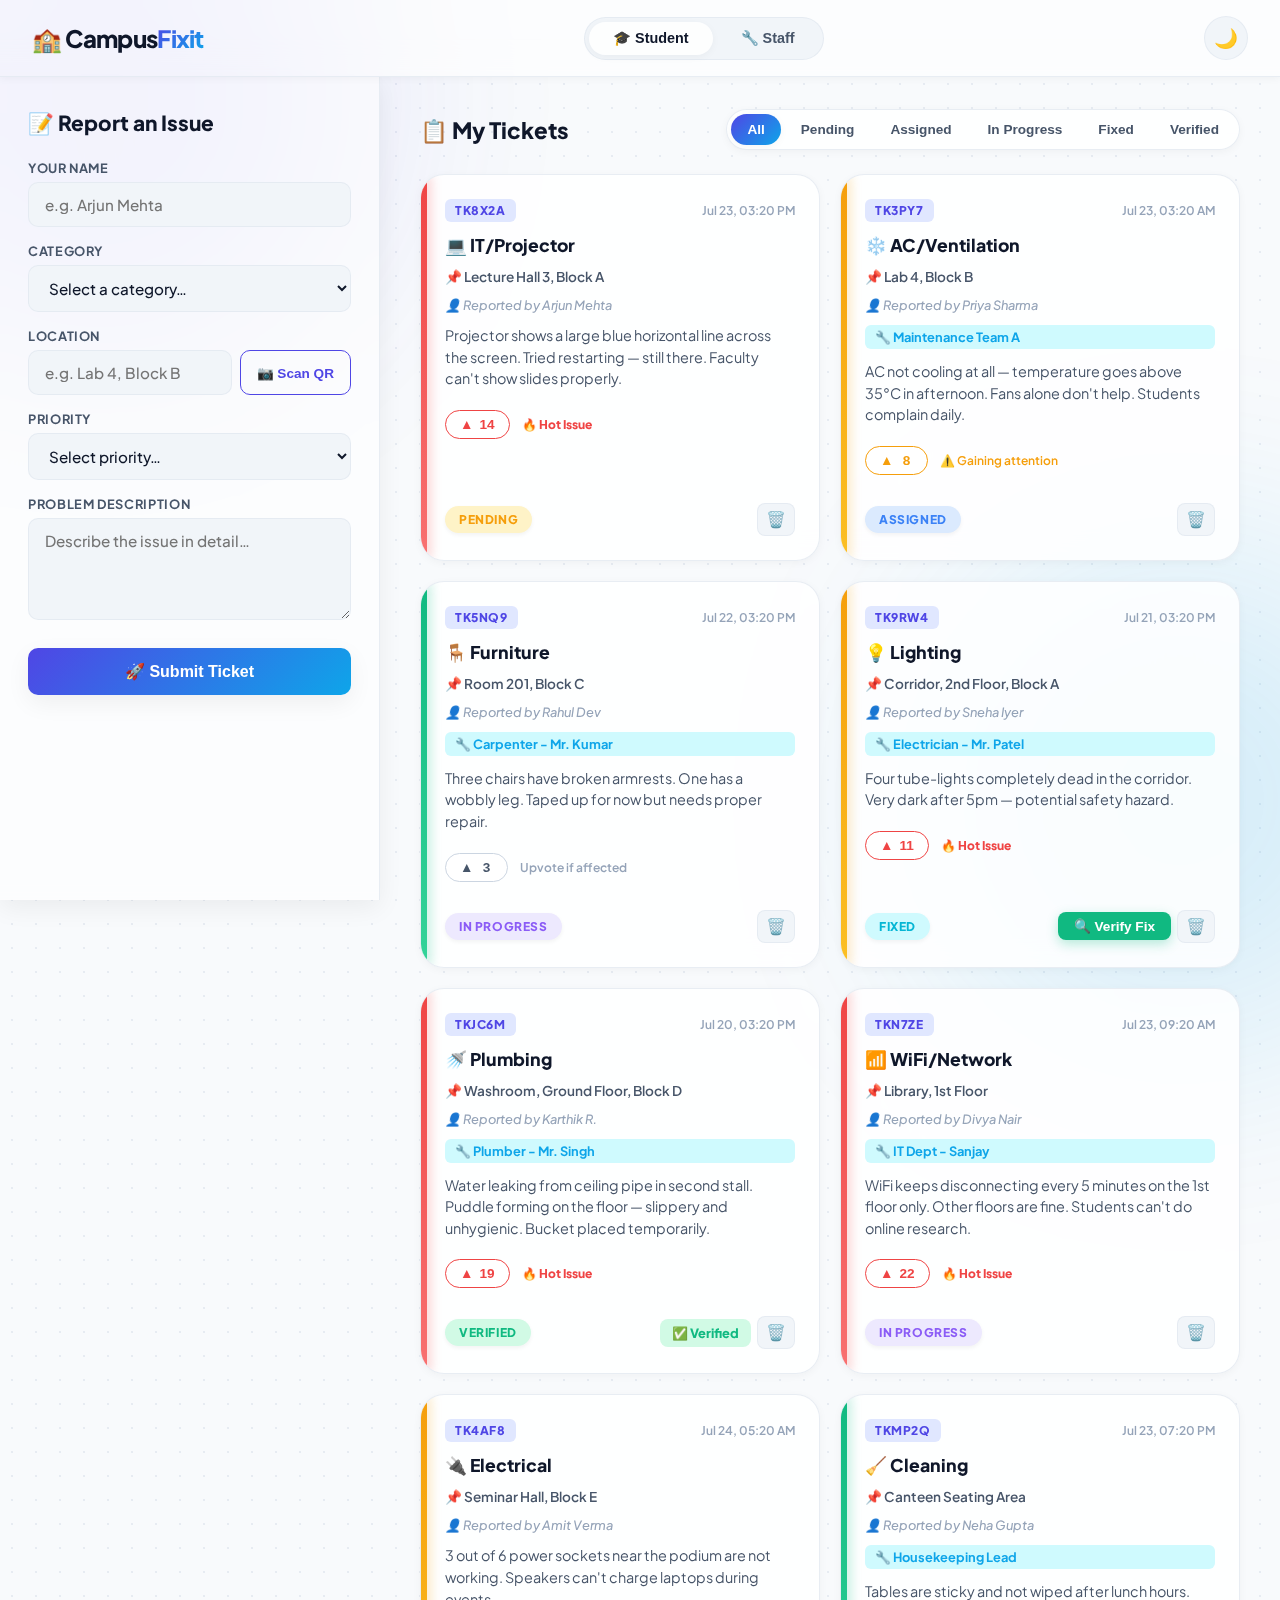
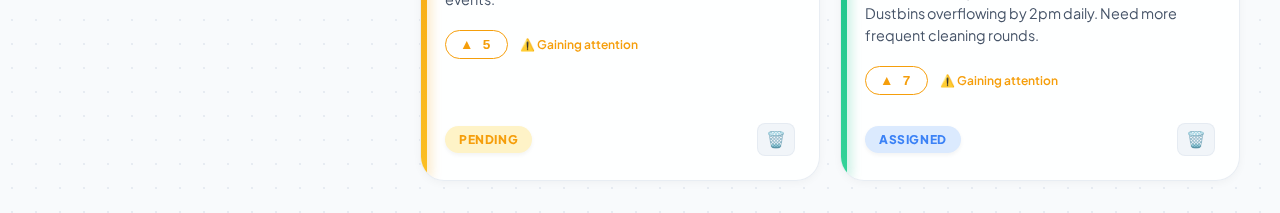
<file: UI_reference.html>
<!DOCTYPE html>
<html lang="en">
<head>
  <meta charset="UTF-8" />
  <meta name="viewport" content="width=device-width, initial-scale=1.0" />
  <title>CampusFixit — Maintenance Ticket System</title>
  <style>
    /* ============================================================
       CampusFixit — Modern IT / B.Tech Theme Overhaul
       ============================================================ */
    @import url('https://fonts.googleapis.com/css2?family=Plus+Jakarta+Sans:wght@400;500;600;700;800&display=swap');

    /* ---------- CSS Variables / Theming ---------- */
    :root {
      --bg-body: #f8fafc;
      --bg-card: rgba(255, 255, 255, 0.85);
      --bg-sidebar: rgba(255, 255, 255, 0.6);
      --bg-input: #f1f5f9;
      --border: rgba(226, 232, 240, 0.8);
      --border-strong: #cbd5e1;
      
      --text-primary: #0f172a;
      --text-secondary: #475569;
      --text-muted: #94a3b8;
      
      /* Gradients & Accents */
      --accent-primary: #4f46e5;
      --accent-secondary: #0ea5e9;
      --accent-grad: linear-gradient(135deg, var(--accent-primary), var(--accent-secondary));
      --accent-hover: linear-gradient(135deg, #4338ca, #0284c7);
      --accent-light: #e0e7ff;
      
      /* Shadows & Curves */
      --shadow-sm: 0 2px 8px rgba(0,0,0,.04);
      --shadow-md: 0 8px 24px rgba(0,0,0,.06);
      --shadow-lg: 0 20px 40px rgba(0,0,0,.1);
      --shadow-glow: 0 0 20px rgba(79, 70, 229, 0.2);
      --radius-lg: 24px;
      --radius: 16px;
      --radius-sm: 10px;
      
      /* Status Colors */
      --priority-high: #ef4444;
      --priority-medium: #f59e0b;
      --priority-low: #10b981;
      --status-pending: #f59e0b;
      --status-pending-bg: #fef3c7;
      --status-assigned: #3b82f6;
      --status-assigned-bg: #dbeafe;
      --status-inprogress: #8b5cf6;
      --status-inprogress-bg: #ede9fe;
      --status-fixed: #06b6d4;
      --status-fixed-bg: #cffafe;
      --status-verified: #10b981;
      --status-verified-bg: #d1fae5;
      --status-reopened: #ef4444;
      --status-reopened-bg: #fee2e2;
      
      --toast-bg: rgba(15, 23, 42, 0.95);
      --toast-text: #f8fafc;
      --transition: .3s cubic-bezier(0.4, 0, 0.2, 1);
    }

    body.dark {
      --bg-body: #09090b;
      --bg-card: rgba(24, 24, 27, 0.7);
      --bg-sidebar: rgba(24, 24, 27, 0.5);
      --bg-input: rgba(39, 39, 42, 0.6);
      --border: rgba(63, 63, 70, 0.5);
      --border-strong: #52525b;
      
      --text-primary: #f8fafc;
      --text-secondary: #a1a1aa;
      --text-muted: #71717a;
      
      --accent-primary: #6366f1;
      --accent-secondary: #22d3ee;
      --accent-light: rgba(99, 102, 241, 0.15);
      
      --shadow-sm: 0 4px 12px rgba(0,0,0,.3);
      --shadow-md: 0 10px 30px rgba(0,0,0,.5);
      --shadow-glow: 0 0 25px rgba(99, 102, 241, 0.2);
      
      --toast-bg: rgba(248, 250, 252, 0.95);
      --toast-text: #0f172a;
      
      --status-pending-bg: rgba(245, 158, 11, 0.15);
      --status-assigned-bg: rgba(59, 130, 246, 0.15);
      --status-inprogress-bg: rgba(139, 92, 246, 0.15);
      --status-fixed-bg: rgba(6, 182, 212, 0.15);
      --status-verified-bg: rgba(16, 185, 129, 0.15);
      --status-reopened-bg: rgba(239, 68, 68, 0.15);
    }

    /* ---------- Custom Scrollbar ---------- */
    ::-webkit-scrollbar { width: 8px; height: 8px; }
    ::-webkit-scrollbar-track { background: transparent; }
    ::-webkit-scrollbar-thumb { background: var(--border-strong); border-radius: 10px; }
    ::-webkit-scrollbar-thumb:hover { background: var(--text-muted); }

    /* ---------- Reset & Base ---------- */
    *, *::before, *::after { box-sizing: border-box; margin: 0; padding: 0; }

    body {
      font-family: 'Plus Jakarta Sans', system-ui, -apple-system, sans-serif;
      background-color: var(--bg-body);
      /* Tech Grid Pattern */
      background-image: radial-gradient(var(--border) 1px, transparent 1px);
      background-size: 24px 24px;
      color: var(--text-primary);
      min-height: 100vh;
      transition: background-color var(--transition), color var(--transition);
      position: relative;
      overflow-x: hidden;
    }

    /* Glowing Ambient Orbs */
    body::before, body::after {
      content: ''; position: fixed;
      width: 500px; height: 500px;
      border-radius: 50%; filter: blur(120px);
      opacity: 0.15; z-index: -1; pointer-events: none;
      transition: background var(--transition);
    }
    body::before { top: -150px; left: -150px; background: var(--accent-primary); }
    body::after { bottom: -150px; right: -150px; background: var(--accent-secondary); }

    .hidden { display: none !important; }

    /* ---------- Header ---------- */
    .header {
      display: flex; align-items: center; justify-content: space-between;
      padding: 16px 32px;
      background: var(--bg-sidebar);
      backdrop-filter: blur(16px); -webkit-backdrop-filter: blur(16px);
      border-bottom: 1px solid var(--border);
      position: sticky; top: 0; z-index: 100;
      box-shadow: var(--shadow-sm);
      transition: var(--transition);
    }

    .logo { font-size: 1.5rem; font-weight: 800; letter-spacing: -0.03em; }
    .logo .accent {
      background: var(--accent-grad);
      -webkit-background-clip: text;
      -webkit-text-fill-color: transparent;
    }

    .role-switcher {
      display: flex; gap: 4px; background: var(--bg-input);
      padding: 4px; border-radius: 99px; border: 1px solid var(--border);
    }
    .role-btn {
      padding: 8px 24px; font-size: 0.9rem; font-weight: 700;
      border: none; border-radius: 99px; cursor: pointer; background: transparent;
      color: var(--text-secondary); transition: var(--transition);
    }
    .role-btn:hover { color: var(--text-primary); }
    .role-btn.active {
      background: var(--bg-card); color: var(--text-primary);
      box-shadow: var(--shadow-sm);
    }
    .dark .role-btn.active { background: var(--text-primary); color: var(--bg-body); }

    .dark-toggle {
      background: var(--bg-input); border: 1px solid var(--border);
      border-radius: 50%; width: 44px; height: 44px;
      font-size: 1.2rem; cursor: pointer;
      display: flex; align-items: center; justify-content: center;
      transition: var(--transition);
    }
    .dark-toggle:hover {
      transform: rotate(15deg) scale(1.05);
      border-color: var(--accent-primary);
      box-shadow: var(--shadow-glow);
    }

    /* ---------- Main Layout ---------- */
    .main-layout { display: flex; gap: 0; min-height: calc(100vh - 77px); }

    /* Sidebar Form */
    .sidebar {
      width: 380px; min-width: 350px;
      background: var(--bg-sidebar); backdrop-filter: blur(12px);
      border-right: 1px solid var(--border); padding: 32px 28px;
      position: sticky; top: 77px; height: calc(100vh - 77px);
      overflow-y: auto; box-shadow: var(--shadow-md);
    }

    .form-title {
      font-size: 1.3rem; font-weight: 800; margin-bottom: 24px; color: var(--text-primary);
    }

    .ticket-form label {
      display: block; font-size: 0.8rem; font-weight: 700;
      color: var(--text-secondary); margin: 16px 0 6px;
      text-transform: uppercase; letter-spacing: 0.05em;
    }

    .ticket-form select, .ticket-form input[type="text"], .ticket-form textarea {
      width: 100%; padding: 12px 16px; font-size: 0.95rem;
      border: 1px solid var(--border); border-radius: var(--radius-sm);
      background: var(--bg-input); color: var(--text-primary);
      outline: none; font-family: inherit; font-weight: 500;
      transition: var(--transition);
    }
    .ticket-form select:focus, .ticket-form input[type="text"]:focus, .ticket-form textarea:focus {
      border-color: var(--accent-primary); background: var(--bg-card);
      box-shadow: 0 0 0 4px rgba(79,70,229,0.1);
    }
    .ticket-form textarea { resize: vertical; min-height: 90px; }

    .location-wrap { display: flex; gap: 8px; }
    .location-wrap input { flex: 1; }

    .scan-qr-btn {
      white-space: nowrap; padding: 0 16px; font-size: 0.85rem; font-weight: 700;
      border: 1px solid var(--accent-primary); border-radius: var(--radius-sm);
      background: transparent; color: var(--accent-primary); cursor: pointer;
      transition: var(--transition);
    }
    .scan-qr-btn:hover { background: var(--accent-primary); color: #fff; box-shadow: var(--shadow-glow); }
    .scan-qr-btn.scanning { opacity: 0.7; pointer-events: none; }
    
    .qr-spinner {
      display: inline-block; width: 14px; height: 14px;
      border: 2px solid var(--text-muted); border-top-color: var(--accent-primary);
      border-radius: 50%; animation: spin .6s linear infinite;
      vertical-align: middle; margin-right: 4px;
    }
    @keyframes spin { to { transform: rotate(360deg); } }

    .btn-submit {
      margin-top: 24px; width: 100%; padding: 14px; font-size: 1rem; font-weight: 800;
      border: none; border-radius: var(--radius-sm);
      background: var(--accent-grad); color: #fff; cursor: pointer;
      box-shadow: var(--shadow-md); transition: var(--transition);
    }
    .btn-submit:hover { background: var(--accent-hover); transform: translateY(-2px); box-shadow: var(--shadow-glow); }

    /* Dashboard */
    .dashboard { flex: 1; padding: 32px 40px; overflow-y: auto; }
    .dash-header { display: flex; align-items: center; justify-content: space-between; margin-bottom: 24px; flex-wrap: wrap; gap: 16px; }
    .dash-title { font-size: 1.4rem; font-weight: 800; }

    .filter-group {
      display: flex; gap: 4px; background: var(--bg-card); padding: 4px;
      border-radius: 99px; border: 1px solid var(--border);
      box-shadow: var(--shadow-sm); flex-wrap: wrap; backdrop-filter: blur(10px);
    }
    .filter-btn {
      padding: 8px 16px; font-size: 0.85rem; font-weight: 700;
      border: none; border-radius: 99px; cursor: pointer;
      background: transparent; color: var(--text-secondary);
      transition: var(--transition); white-space: nowrap;
    }
    .filter-btn:hover { background: var(--accent-light); color: var(--text-primary); }
    .filter-btn.active { background: var(--accent-grad); color: #fff; box-shadow: var(--shadow-sm); }

    /* Tickets Grid */
    .tickets-grid { display: grid; grid-template-columns: repeat(auto-fill, minmax(340px, 1fr)); gap: 20px; }
    .empty-state { grid-column: 1 / -1; text-align: center; padding: 60px 20px; color: var(--text-muted); font-size: 1.1rem; font-weight: 600; }

    /* Modern Ticket Card */
    .ticket-card {
      background: var(--bg-card); border-radius: var(--radius-lg);
      border: 1px solid var(--border); box-shadow: var(--shadow-sm);
      padding: 24px; display: flex; flex-direction: column; gap: 12px;
      position: relative; overflow: hidden;
      backdrop-filter: blur(12px); -webkit-backdrop-filter: blur(12px);
      transition: var(--transition); animation: cardIn 0.4s cubic-bezier(0.175, 0.885, 0.32, 1.275);
    }
    @keyframes cardIn { from { opacity: 0; transform: translateY(20px) scale(0.95); } to { opacity: 1; transform: translateY(0) scale(1); } }
    .ticket-card:hover { box-shadow: var(--shadow-md); transform: translateY(-4px); border-color: var(--border-strong); }

    /* Glowing Left Priority Border */
    .ticket-card::before { content: ''; position: absolute; left: 0; top: 0; bottom: 0; width: 6px; border-radius: var(--radius-lg) 0 0 var(--radius-lg); }
    .ticket-card.priority-High::before   { background: linear-gradient(to bottom, #ef4444, #f87171); box-shadow: 2px 0 12px rgba(239,68,68,0.4); }
    .ticket-card.priority-Medium::before { background: linear-gradient(to bottom, #f59e0b, #fbbf24); box-shadow: 2px 0 12px rgba(245,158,11,0.4); }
    .ticket-card.priority-Low::before    { background: linear-gradient(to bottom, #10b981, #34d399); box-shadow: 2px 0 12px rgba(16,185,129,0.4); }

    .card-top { display: flex; align-items: center; justify-content: space-between; }
    .ticket-id {
      font-size: 0.75rem; font-weight: 800; color: var(--accent-primary);
      background: var(--accent-light); padding: 4px 10px; border-radius: 6px; letter-spacing: 0.05em;
    }
    .ticket-time { font-size: 0.75rem; font-weight: 600; color: var(--text-muted); }

    .card-category { font-size: 1.1rem; font-weight: 800; color: var(--text-primary); }
    .card-location { font-size: 0.85rem; font-weight: 600; color: var(--text-secondary); display: flex; align-items: center; gap: 4px; }
    .card-reporter { font-size: 0.8rem; color: var(--text-muted); font-weight: 500; font-style: italic; }
    .card-desc { font-size: 0.9rem; color: var(--text-secondary); line-height: 1.5; word-break: break-word; }

    .card-assigned {
      font-size: 0.8rem; color: var(--accent-secondary); font-weight: 700;
      display: inline-block; background: var(--status-fixed-bg); padding: 4px 10px; border-radius: 6px;
    }

    .card-bottom { display: flex; align-items: center; justify-content: space-between; margin-top: auto; padding-top: 8px; flex-wrap: wrap; gap: 8px; }

    /* Status Badges */
    .status-badge {
      display: inline-block; padding: 6px 14px; font-size: 0.75rem;
      font-weight: 800; border-radius: 99px; text-transform: uppercase; letter-spacing: 0.05em;
      box-shadow: 0 2px 4px rgba(0,0,0,0.05);
    }
    .status-Pending     { background: var(--status-pending-bg);    color: var(--status-pending); }
    .status-Assigned    { background: var(--status-assigned-bg);   color: var(--status-assigned); }
    .status-In\.Progress, .status-In-Progress { background: var(--status-inprogress-bg); color: var(--status-inprogress); }
    .status-Fixed       { background: var(--status-fixed-bg);      color: var(--status-fixed); }
    .status-Verified    { background: var(--status-verified-bg);   color: var(--status-verified); }
    .status-Reopened    { background: var(--status-reopened-bg);   color: var(--status-reopened); }

    .btn-verify {
      padding: 6px 16px; font-size: 0.85rem; font-weight: 800;
      border: none; border-radius: 8px; background: var(--status-verified); color: #fff;
      cursor: pointer; transition: var(--transition); box-shadow: 0 4px 12px rgba(16, 185, 129, 0.3);
    }
    .btn-verify:hover { transform: translateY(-2px); box-shadow: 0 6px 16px rgba(16, 185, 129, 0.4); }

    .delete-btn {
      background: var(--bg-input); border: 1px solid var(--border); cursor: pointer; font-size: 1rem;
      color: var(--text-muted); padding: 6px 8px; border-radius: 8px; transition: var(--transition);
    }
    .delete-btn:hover { color: var(--priority-high); background: var(--status-reopened-bg); border-color: var(--priority-high); }

    .verified-stamp {
      font-size: 0.8rem; font-weight: 800; color: var(--status-verified);
      display: flex; align-items: center; gap: 6px;
      background: var(--status-verified-bg); padding: 6px 12px; border-radius: 8px;
    }
    .verified-stamp .star-display { color: #f59e0b; letter-spacing: 2px; }

    /* Voting */
    .card-vote-row { display: flex; align-items: center; gap: 12px; padding: 8px 0; }
    .btn-upvote {
      display: flex; align-items: center; gap: 6px; padding: 6px 14px; font-size: 0.85rem; font-weight: 800;
      border: 1px solid var(--border-strong); border-radius: 99px; background: var(--bg-card); color: var(--text-secondary);
      cursor: pointer; transition: var(--transition);
    }
    .btn-upvote:hover { border-color: var(--accent-primary); color: var(--accent-primary); background: var(--accent-light); transform: translateY(-2px); }
    .btn-upvote.voted { border-color: var(--accent-primary); color: #fff; background: var(--accent-primary); }
    
    .btn-upvote.vote-warm { border-color: var(--priority-medium); color: var(--priority-medium); }
    .btn-upvote.vote-warm.voted { background: var(--priority-medium); color: #fff; }
    .btn-upvote.vote-hot { border-color: var(--priority-high); color: var(--priority-high); }
    .btn-upvote.vote-hot.voted { background: var(--priority-high); color: #fff; }

    .upvote-arrow { transition: transform 0.2s; }
    .btn-upvote:hover .upvote-arrow { transform: translateY(-3px); }
    .upvote-count { font-size: .85rem; font-weight: 800; min-width: 14px; text-align: center; }

    .vote-label { font-size: 0.75rem; color: var(--text-muted); font-weight: 600; }
    .vote-label.vote-warm { color: var(--priority-medium); }
    .vote-label.vote-hot  { color: var(--priority-high); font-weight: 800; }

    /* ---------- STAFF VIEW ---------- */
    .staff-layout { padding: 32px 40px; min-height: calc(100vh - 77px); }

    /* Stats Bar */
    .stats-bar { display: grid; grid-template-columns: repeat(auto-fit, minmax(180px, 1fr)); gap: 20px; margin-bottom: 32px; }
    .stat-card {
      background: var(--bg-card); border: 1px solid var(--border);
      border-radius: var(--radius-lg); padding: 24px; text-align: center; box-shadow: var(--shadow-sm);
      backdrop-filter: blur(12px); -webkit-backdrop-filter: blur(12px); transition: var(--transition);
    }
    .stat-card:hover { transform: translateY(-4px); box-shadow: var(--shadow-md); border-color: var(--border-strong); }
    
    .stat-number { font-size: 2.5rem; font-weight: 800; line-height: 1; background: var(--accent-grad); -webkit-background-clip: text; -webkit-text-fill-color: transparent; }
    .stat-label { font-size: 0.85rem; font-weight: 700; color: var(--text-secondary); margin-top: 8px; text-transform: uppercase; letter-spacing: 0.05em; }

    .stat-pending-card .stat-number  { background: linear-gradient(135deg, #f59e0b, #fbbf24); -webkit-background-clip: text; }
    .stat-progress-card .stat-number { background: linear-gradient(135deg, #8b5cf6, #a78bfa); -webkit-background-clip: text; }
    .stat-fixed-card .stat-number    { background: linear-gradient(135deg, #06b6d4, #22d3ee); -webkit-background-clip: text; }
    .stat-verified-card .stat-number { background: linear-gradient(135deg, #10b981, #34d399); -webkit-background-clip: text; }

    /* Staff Toolbar */
    .staff-toolbar { display: flex; align-items: center; justify-content: space-between; margin-bottom: 24px; flex-wrap: wrap; gap: 16px; }
    .staff-toolbar-right { display: flex; align-items: center; gap: 16px; flex-wrap: wrap; }
    .staff-name-wrap {
      display: flex; align-items: center; gap: 8px; background: var(--bg-card); border: 1px solid var(--border);
      border-radius: 99px; padding: 6px 16px; box-shadow: var(--shadow-sm);
    }
    .staff-name-input { border: none; background: transparent; font-size: 0.95rem; font-weight: 600; color: var(--text-primary); outline: none; width: 160px; font-family: inherit; }

    /* Floating Staff Table */
    .staff-table-wrap { background: transparent; border: none; overflow-x: auto; }
    .staff-table { width: 100%; border-collapse: separate; border-spacing: 0 12px; font-size: 0.9rem; }
    .staff-table thead th { padding: 0 20px 8px; text-align: left; font-size: 0.8rem; font-weight: 800; text-transform: uppercase; letter-spacing: 0.05em; color: var(--text-secondary); border: none; white-space: nowrap; }
    .staff-table tbody tr { background: var(--bg-card); box-shadow: var(--shadow-sm); transition: var(--transition); }
    .staff-table tbody tr td:first-child { border-top-left-radius: var(--radius); border-bottom-left-radius: var(--radius); }
    .staff-table tbody tr td:last-child { border-top-right-radius: var(--radius); border-bottom-right-radius: var(--radius); }
    .staff-table tbody tr:hover { transform: scale(1.01); box-shadow: var(--shadow-md); background: var(--bg-sidebar); }
    .staff-table td { padding: 16px 20px; border: none; vertical-align: middle; color: var(--text-primary); font-weight: 500; }

    .priority-dot { display: inline-block; width: 12px; height: 12px; border-radius: 50%; margin-right: 8px; vertical-align: middle; box-shadow: inset 0 2px 4px rgba(0,0,0,0.2); }
    .priority-dot.High   { background: var(--priority-high); box-shadow: 0 0 10px rgba(239,68,68,0.5); }
    .priority-dot.Medium { background: var(--priority-medium); box-shadow: 0 0 10px rgba(245,158,11,0.5); }
    .priority-dot.Low    { background: var(--priority-low); }

    .vote-count-badge {
      display: inline-flex; align-items: center; gap: 4px; padding: 4px 10px; font-size: 0.8rem; font-weight: 800;
      border-radius: 8px; background: var(--bg-input); color: var(--text-secondary);
    }
    .vote-count-badge.vote-warm { background: var(--status-pending-bg); color: var(--priority-medium); }
    .vote-count-badge.vote-hot { background: var(--status-reopened-bg); color: var(--priority-high); }
    .vote-cell { white-space: nowrap; }

    /* Staff Action Buttons */
    .staff-actions { display: flex; gap: 8px; flex-wrap: wrap; }
    .action-btn {
      padding: 8px 14px; font-size: 0.8rem; font-weight: 800; border: none; border-radius: 8px;
      cursor: pointer; background: var(--bg-input); color: var(--text-secondary);
      transition: var(--transition); white-space: nowrap;
    }
    .action-btn:hover { transform: translateY(-2px); box-shadow: var(--shadow-sm); }
    .action-btn.assign   { background: var(--status-assigned-bg); color: var(--status-assigned); }
    .action-btn.progress { background: var(--status-inprogress-bg); color: var(--status-inprogress); }
    .action-btn.done     { background: var(--status-fixed-bg); color: var(--status-fixed); }
    .action-btn.notes    { background: var(--accent-light); color: var(--accent-primary); }
    .action-btn.assign:hover   { background: var(--status-assigned); color: #fff; }
    .action-btn.progress:hover { background: var(--status-inprogress); color: #fff; }
    .action-btn.done:hover     { background: var(--status-fixed); color: #fff; }
    .action-btn.notes:hover    { background: var(--accent-primary); color: #fff; }

    /* ---------- MODALS ---------- */
    .modal-overlay {
      position: fixed; inset: 0; z-index: 1000; background: rgba(0,0,0,0.6); backdrop-filter: blur(8px);
      display: flex; align-items: center; justify-content: center; animation: fadeIn 0.3s ease;
    }
    @keyframes fadeIn { from { opacity: 0; backdrop-filter: blur(0px); } to { opacity: 1; backdrop-filter: blur(8px); } }

    .modal {
      background: var(--bg-card); border-radius: var(--radius-lg); border: 1px solid var(--border-strong);
      padding: 32px; width: 460px; max-width: 92vw; box-shadow: var(--shadow-lg), 0 0 40px rgba(0,0,0,0.2);
      animation: modalIn 0.4s cubic-bezier(0.175, 0.885, 0.32, 1.275); max-height: 85vh; overflow-y: auto;
    }
    .modal-wide { width: 560px; }
    @keyframes modalIn { from { opacity: 0; transform: scale(0.9) translateY(20px); } to { opacity: 1; transform: scale(1) translateY(0); } }

    .modal-title { font-size: 1.3rem; font-weight: 800; margin-bottom: 8px; }
    .modal-subtitle { font-size: 0.9rem; font-weight: 600; color: var(--accent-primary); margin-bottom: 24px; padding: 8px; background: var(--accent-light); border-radius: 8px; }

    .modal-body label { display: block; font-size: 0.8rem; font-weight: 800; color: var(--text-secondary); margin-bottom: 8px; margin-top: 16px; text-transform: uppercase; letter-spacing: 0.05em; }
    .modal-body textarea {
      width: 100%; padding: 12px; font-size: 0.95rem; font-weight: 500;
      border: 1px solid var(--border); border-radius: var(--radius-sm);
      background: var(--bg-input); color: var(--text-primary); outline: none; font-family: inherit; resize: vertical; transition: var(--transition);
    }
    .modal-body textarea:focus { border-color: var(--accent-primary); box-shadow: 0 0 0 4px rgba(79,70,229,0.1); }

    .note-input-row { display: flex; gap: 12px; align-items: flex-end; }
    .note-input-row textarea { flex: 1; }
    .btn-add-note {
      padding: 12px 20px; font-size: 0.9rem; font-weight: 800; border: none; border-radius: var(--radius-sm);
      background: var(--accent-grad); color: #fff; cursor: pointer; box-shadow: var(--shadow-sm); transition: var(--transition);
    }
    .btn-add-note:hover { transform: translateY(-2px); box-shadow: var(--shadow-glow); }

    .modal-actions { display: flex; gap: 12px; margin-top: 28px; flex-wrap: wrap; }
    .modal-actions button {
      flex: 1; padding: 12px; font-size: 0.95rem; font-weight: 800; border: none; border-radius: var(--radius-sm);
      cursor: pointer; transition: var(--transition);
    }
    .btn-verify-accept { background: var(--status-verified); color: #fff; box-shadow: 0 4px 12px rgba(16,185,129,0.3); }
    .btn-verify-accept:hover { background: #059669; transform: translateY(-2px); }
    .btn-verify-reject { background: var(--status-reopened); color: #fff; box-shadow: 0 4px 12px rgba(239,68,68,0.3); }
    .btn-verify-reject:hover { background: #dc2626; transform: translateY(-2px); }
    .btn-verify-cancel { background: var(--bg-input); color: var(--text-primary); border: 1px solid var(--border-strong) !important; }
    .btn-verify-cancel:hover { background: var(--border); }

    /* Activity Log */
    .activity-log { margin-top: 20px; max-height: 250px; overflow-y: auto; padding-right: 8px; }
    .log-entry {
      padding: 12px 16px; border-left: 4px solid var(--accent-primary); margin-bottom: 12px;
      background: var(--bg-input); border-radius: 0 var(--radius-sm) var(--radius-sm) 0; font-size: 0.85rem; font-weight: 500;
    }
    .log-entry .log-time { font-size: 0.75rem; font-weight: 700; color: var(--text-muted); display: block; margin-bottom: 4px; }
    .log-entry .log-actor { font-weight: 800; color: var(--accent-primary); }
    .log-entry.log-system { border-left-color: var(--text-muted); }
    .log-entry.log-note   { border-left-color: var(--status-assigned); }

    /* Star Rating */
    .stars { display: flex; gap: 8px; margin-top: 8px; }
    .star { font-size: 2rem; cursor: pointer; color: var(--border-strong); transition: var(--transition); }
    .star:hover, .star.active { color: #f59e0b; transform: scale(1.15) rotate(5deg); text-shadow: 0 0 10px rgba(245,158,11,0.4); }

    /* ---------- Toast ---------- */
    #toast-container { position: fixed; top: 90px; right: 32px; z-index: 9999; display: flex; flex-direction: column; gap: 12px; pointer-events: none; }
    .toast {
      pointer-events: auto; background: var(--toast-bg); color: var(--toast-text);
      padding: 14px 24px; border-radius: var(--radius-sm); font-size: 0.95rem; font-weight: 700;
      box-shadow: var(--shadow-lg); animation: toastIn 0.4s cubic-bezier(0.175, 0.885, 0.32, 1.275), toastOut 0.4s ease 3s forwards;
      max-width: 380px; border-left: 4px solid var(--accent-primary);
    }
    @keyframes toastIn  { from { opacity: 0; transform: translateX(60px) scale(0.9); } to { opacity: 1; transform: translateX(0) scale(1); } }
    @keyframes toastOut { from { opacity: 1; transform: translateX(0) scale(1); } to { opacity: 0; transform: translateX(60px) scale(0.9); } }

    /* ---------- Responsive ---------- */
    @media (max-width: 900px) {
      .main-layout { flex-direction: column; }
      .sidebar { width: 100%; min-width: unset; position: static; height: auto; border-right: none; border-bottom: 1px solid var(--border); padding: 24px; }
      .dashboard, .staff-layout { padding: 24px; }
      .tickets-grid { grid-template-columns: 1fr; }
      .header { padding: 16px 24px; }
      .role-switcher { width: 100%; }
      .role-btn { flex: 1; text-align: center; }
      .dash-header { flex-direction: column; align-items: flex-start; }
      .staff-toolbar { flex-direction: column; align-items: flex-start; }
      .staff-toolbar-right { flex-direction: column; width: 100%; }
      .stats-bar { grid-template-columns: repeat(2, 1fr); }
    }
  </style>
</head>
<body>
  <!-- Toast container -->
  <div id="toast-container"></div>

  <!-- ===== Verification Modal ===== -->
  <div id="verify-modal" class="modal-overlay hidden">
    <div class="modal">
      <h3 class="modal-title">✅ Verify Completed Work</h3>
      <p class="modal-subtitle" id="modal-ticket-info"></p>
      <div class="modal-body">
        <label for="verify-comment">Comment (optional)</label>
        <textarea id="verify-comment" rows="3" placeholder="Any feedback on the repair…"></textarea>
        <div class="modal-rating">
          <label>Rate the fix</label>
          <div class="stars" id="star-rating">
            <span class="star" data-val="1">★</span>
            <span class="star" data-val="2">★</span>
            <span class="star" data-val="3">★</span>
            <span class="star" data-val="4">★</span>
            <span class="star" data-val="5">★</span>
          </div>
        </div>
      </div>
      <div class="modal-actions">
        <button id="verify-accept" class="btn-verify-accept">✅ Confirm Fixed</button>
        <button id="verify-reject" class="btn-verify-reject">🔄 Reopen Issue</button>
        <button id="verify-cancel" class="btn-verify-cancel">Cancel</button>
      </div>
    </div>
  </div>

  <!-- ===== Staff Notes Modal ===== -->
  <div id="notes-modal" class="modal-overlay hidden">
    <div class="modal modal-wide">
      <h3 class="modal-title">📝 Staff Notes & Activity Log</h3>
      <p class="modal-subtitle" id="notes-ticket-info"></p>
      <div class="modal-body">
        <label for="staff-note-input">Add a note</label>
        <div class="note-input-row">
          <textarea id="staff-note-input" rows="2" placeholder="e.g. Ordered replacement part…"></textarea>
          <button id="add-note-btn" class="btn-add-note">+ Add</button>
        </div>
        <div id="activity-log" class="activity-log"></div>
      </div>
      <div class="modal-actions">
        <button id="notes-close" class="btn-verify-cancel">Close</button>
      </div>
    </div>
  </div>

  <!-- ===== Header ===== -->
  <header class="header">
    <div class="header-left">
      <h1 class="logo">🏫 Campus<span class="accent">Fixit</span></h1>
    </div>
    <div class="header-center">
      <div class="role-switcher">
        <button class="role-btn active" data-role="student">🎓 Student</button>
        <button class="role-btn" data-role="staff">🔧 Staff</button>
      </div>
    </div>
    <div class="header-right">
      <button id="dark-toggle" class="dark-toggle" title="Toggle Dark Mode">
        <span id="dark-icon">🌙</span>
      </button>
    </div>
  </header>

  <!-- ============================================================
       STUDENT VIEW
       ============================================================ -->
  <main id="student-view" class="main-layout">
    <!-- LEFT SIDEBAR — Submission Form -->
    <aside class="sidebar">
      <form id="ticket-form" class="ticket-form">
        <h2 class="form-title">📝 Report an Issue</h2>

        <!-- Reporter Name -->
        <label for="reporter">Your Name</label>
        <input type="text" id="reporter" placeholder="e.g. Arjun Mehta" required />

        <!-- Category -->
        <label for="category">Category</label>
        <select id="category" required>
          <option value="" disabled selected>Select a category…</option>
          <option value="💻 IT/Projector">💻 IT/Projector</option>
          <option value="❄️ AC/Ventilation">❄️ AC/Ventilation</option>
          <option value="🪑 Furniture">🪑 Furniture</option>
          <option value="💡 Lighting">💡 Lighting</option>
          <option value="🚿 Plumbing">🚿 Plumbing</option>
          <option value="📶 WiFi/Network">📶 WiFi/Network</option>
          <option value="🔌 Electrical">🔌 Electrical</option>
          <option value="🧹 Cleaning">🧹 Cleaning</option>
          <option value="🔧 Other">🔧 Other</option>
        </select>

        <!-- Location -->
        <label for="location">Location</label>
        <div class="location-wrap">
          <input type="text" id="location" placeholder="e.g. Lab 4, Block B" required />
          <button type="button" id="scan-qr" class="scan-qr-btn" title="Scan Room QR">
            📷 Scan QR
          </button>
        </div>

        <!-- Priority -->
        <label for="priority">Priority</label>
        <select id="priority" required>
          <option value="" disabled selected>Select priority…</option>
          <option value="Low">🟢 Low</option>
          <option value="Medium">🟡 Medium</option>
          <option value="High">🔴 High</option>
        </select>

        <!-- Description -->
        <label for="description">Problem Description</label>
        <textarea id="description" rows="4" placeholder="Describe the issue in detail…" required></textarea>

        <!-- Submit -->
        <button type="submit" class="btn-submit">🚀 Submit Ticket</button>
      </form>
    </aside>

    <!-- RIGHT MAIN AREA — Student Dashboard -->
    <section class="dashboard">
      <div class="dash-header">
        <h2 class="dash-title">📋 My Tickets</h2>
        <div class="filter-group" id="student-filters">
          <button class="filter-btn active" data-filter="All">All</button>
          <button class="filter-btn" data-filter="Pending">Pending</button>
          <button class="filter-btn" data-filter="Assigned">Assigned</button>
          <button class="filter-btn" data-filter="In Progress">In Progress</button>
          <button class="filter-btn" data-filter="Fixed">Fixed</button>
          <button class="filter-btn" data-filter="Verified">Verified</button>
        </div>
      </div>

      <div id="tickets-grid" class="tickets-grid">
        <div class="empty-state" id="empty-state">
          <p>🎉 No tickets yet — the campus is running smoothly!</p>
        </div>
      </div>
    </section>
  </main>

  <!-- ============================================================
       STAFF VIEW
       ============================================================ -->
  <main id="staff-view" class="staff-layout hidden">
    <!-- Stats Bar -->
    <div class="stats-bar">
      <div class="stat-card stat-total">
        <div class="stat-number" id="stat-total">0</div>
        <div class="stat-label">Total</div>
      </div>
      <div class="stat-card stat-pending-card">
        <div class="stat-number" id="stat-pending">0</div>
        <div class="stat-label">Pending</div>
      </div>
      <div class="stat-card stat-progress-card">
        <div class="stat-number" id="stat-progress">0</div>
        <div class="stat-label">In Progress</div>
      </div>
      <div class="stat-card stat-fixed-card">
        <div class="stat-number" id="stat-fixed">0</div>
        <div class="stat-label">Awaiting Verify</div>
      </div>
      <div class="stat-card stat-verified-card">
        <div class="stat-number" id="stat-verified">0</div>
        <div class="stat-label">Verified</div>
      </div>
    </div>

    <!-- Staff toolbar -->
    <div class="staff-toolbar">
      <h2 class="dash-title">🔧 Staff Ticket Queue</h2>
      <div class="staff-toolbar-right">
        <div class="staff-name-wrap">
          <label for="staff-name" class="staff-name-label">👤</label>
          <input type="text" id="staff-name" class="staff-name-input" placeholder="Your name…" />
        </div>
        <div class="filter-group" id="staff-filters">
          <button class="filter-btn active" data-filter="All">All</button>
          <button class="filter-btn" data-filter="Pending">Pending</button>
          <button class="filter-btn" data-filter="Assigned">Assigned</button>
          <button class="filter-btn" data-filter="In Progress">In Progress</button>
          <button class="filter-btn" data-filter="Fixed">Fixed</button>
          <button class="filter-btn" data-filter="Verified">Verified</button>
          <button class="filter-btn" data-filter="Reopened">Reopened</button>
        </div>
      </div>
    </div>

    <!-- Staff ticket table -->
    <div class="staff-table-wrap">
      <table class="staff-table" id="staff-table">
        <thead>
          <tr>
            <th>ID</th>
            <th>Category</th>
            <th>Location</th>
            <th>Priority</th>
            <th>Reporter</th>
            <th>Status</th>
            <th>Assigned To</th>
            <th>Votes</th>
            <th>Created</th>
            <th>Actions</th>
          </tr>
        </thead>
        <tbody id="staff-tbody">
        </tbody>
      </table>
      <div class="empty-state" id="staff-empty">
        <p>📭 No tickets match the current filter.</p>
      </div>
    </div>
  </main>

  <script>
    /* ============================================================
       CampusFixit — Application Logic (v2)
       Staff Panel · Verification Workflow · Activity Logs
       ============================================================ */

    (() => {
      'use strict';

      // ──── Constants ────
      const STORAGE_KEY = 'campusfixit_tickets';
      const THEME_KEY   = 'campusfixit_theme';
      const STAFF_KEY   = 'campusfixit_staff_name';

      const MOCK_LOCATIONS = [
        'Lab 4, Block B', 'Room 201, Block A', 'Lecture Hall 3, Block C',
        'Library, 2nd Floor', 'Cafeteria, Ground Floor', 'Admin Office, Block D',
        'Computer Lab 2, Block B', 'Workshop 1, Block E',
        'Seminar Room 5, Block A', 'Room 302, Block C',
      ];

      // ──── DOM References ────
      // Student
      const form          = document.getElementById('ticket-form');
      const reporterEl    = document.getElementById('reporter');
      const categoryEl    = document.getElementById('category');
      const locationEl    = document.getElementById('location');
      const priorityEl    = document.getElementById('priority');
      const descriptionEl = document.getElementById('description');
      const scanQrBtn     = document.getElementById('scan-qr');
      const ticketsGrid   = document.getElementById('tickets-grid');
      const emptyState    = document.getElementById('empty-state');
      const studentFilters = document.querySelectorAll('#student-filters .filter-btn');

      // Staff
      const staffTbody    = document.getElementById('staff-tbody');
      const staffEmpty    = document.getElementById('staff-empty');
      const staffNameEl   = document.getElementById('staff-name');
      const staffFilters  = document.querySelectorAll('#staff-filters .filter-btn');

      // Stats
      const statTotal    = document.getElementById('stat-total');
      const statPending  = document.getElementById('stat-pending');
      const statProgress = document.getElementById('stat-progress');
      const statFixed    = document.getElementById('stat-fixed');
      const statVerified = document.getElementById('stat-verified');

      // Views & Role
      const studentView  = document.getElementById('student-view');
      const staffView    = document.getElementById('staff-view');
      const roleBtns     = document.querySelectorAll('.role-btn');

      // Dark mode
      const darkToggle   = document.getElementById('dark-toggle');
      const darkIcon     = document.getElementById('dark-icon');

      // Toast
      const toastContainer = document.getElementById('toast-container');

      // Verify modal
      const verifyModal      = document.getElementById('verify-modal');
      const modalTicketInfo  = document.getElementById('modal-ticket-info');
      const verifyComment    = document.getElementById('verify-comment');
      const starRating       = document.getElementById('star-rating');
      const verifyAcceptBtn  = document.getElementById('verify-accept');
      const verifyRejectBtn  = document.getElementById('verify-reject');
      const verifyCancelBtn  = document.getElementById('verify-cancel');

      // Notes modal
      const notesModal       = document.getElementById('notes-modal');
      const notesTicketInfo  = document.getElementById('notes-ticket-info');
      const staffNoteInput   = document.getElementById('staff-note-input');
      const addNoteBtn       = document.getElementById('add-note-btn');
      const activityLog      = document.getElementById('activity-log');
      const notesCloseBtn    = document.getElementById('notes-close');

      // ──── Seed Data ────
      const SEED_DATA = [
        {
          id: '#TCKT-9B2A', category: '💻 IT/Projector', location: 'Lecture Hall 3, Block C',
          priority: 'High', reporter: 'Arjun Mehta',
          description: 'Projector displays a flickering image and sometimes shuts off mid-lecture. Already tried restarting it twice.',
          status: 'Pending', assignedTo: '', createdAt: new Date(Date.now() - 1000*60*12).toISOString(),
          log: [{ time: new Date(Date.now() - 1000*60*12).toISOString(), actor: 'Arjun Mehta', text: 'Ticket created', type: 'system' }],
          rating: 0, verifyComment: '', votes: 12,
        },
        {
          id: '#TCKT-4FX7', category: '❄️ AC/Ventilation', location: 'Room 201, Block A',
          priority: 'Medium', reporter: 'Priya Sharma',
          description: 'AC unit is blowing warm air. Temperature in the room is around 32 °C. Students unable to focus.',
          status: 'Assigned', assignedTo: 'Rajesh Kumar', createdAt: new Date(Date.now() - 1000*60*45).toISOString(),
          log: [
            { time: new Date(Date.now() - 1000*60*45).toISOString(), actor: 'Priya Sharma', text: 'Ticket created', type: 'system' },
            { time: new Date(Date.now() - 1000*60*30).toISOString(), actor: 'Rajesh Kumar', text: 'Assigned to self', type: 'system' },
          ],
          rating: 0, verifyComment: '', votes: 7,
        },
        {
          id: '#TCKT-L8QW', category: '🪑 Furniture', location: 'Library, 2nd Floor',
          priority: 'Low', reporter: 'Sneha Patel',
          description: 'Two chairs near the group-study table have broken armrests. Not urgent but could be a safety hazard.',
          status: 'Fixed', assignedTo: 'Anil Verma', votes: 3, createdAt: new Date(Date.now() - 1000*60*60*3).toISOString(),
          log: [
            { time: new Date(Date.now() - 1000*60*60*3).toISOString(), actor: 'Sneha Patel', text: 'Ticket created', type: 'system' },
            { time: new Date(Date.now() - 1000*60*60*2).toISOString(), actor: 'Anil Verma', text: 'Assigned to self', type: 'system' },
            { time: new Date(Date.now() - 1000*60*60*1.5).toISOString(), actor: 'Anil Verma', text: 'Started work', type: 'system' },
            { time: new Date(Date.now() - 1000*60*60).toISOString(), actor: 'Anil Verma', text: 'Replaced both armrests. Chairs are good to use.', type: 'note' },
            { time: new Date(Date.now() - 1000*60*55).toISOString(), actor: 'Anil Verma', text: 'Marked as Fixed — awaiting student verification', type: 'system' },
          ],
          rating: 0, verifyComment: '',
        },
        {
          id: '#TCKT-P3MN', category: '📶 WiFi/Network', location: 'Cafeteria, Ground Floor',
          priority: 'High', reporter: 'Rahul Gupta',
          description: 'WiFi keeps dropping every 5 minutes. Multiple students and staff affected. Tried reconnecting — same issue.',
          status: 'In Progress', assignedTo: 'Deepak IT', votes: 24, createdAt: new Date(Date.now() - 1000*60*25).toISOString(),
          log: [
            { time: new Date(Date.now() - 1000*60*25).toISOString(), actor: 'Rahul Gupta', text: 'Ticket created', type: 'system' },
            { time: new Date(Date.now() - 1000*60*20).toISOString(), actor: 'Deepak IT', text: 'Assigned to self', type: 'system' },
            { time: new Date(Date.now() - 1000*60*15).toISOString(), actor: 'Deepak IT', text: 'Started work', type: 'system' },
            { time: new Date(Date.now() - 1000*60*10).toISOString(), actor: 'Deepak IT', text: 'Checking router logs. Possible firmware issue.', type: 'note' },
          ],
          rating: 0, verifyComment: '',
        },
        {
          id: '#TCKT-7RKJ', category: '💡 Lighting', location: 'Computer Lab 2, Block B',
          priority: 'Medium', reporter: 'Kavya Nair',
          description: 'Three fluorescent tube lights are flickering constantly, causing eye strain during evening lab sessions.',
          status: 'Assigned', assignedTo: 'Suresh Electricals', createdAt: new Date(Date.now() - 1000*60*60).toISOString(),
          log: [
            { time: new Date(Date.now() - 1000*60*60).toISOString(), actor: 'Kavya Nair', text: 'Ticket created', type: 'system' },
            { time: new Date(Date.now() - 1000*60*50).toISOString(), actor: 'Suresh Electricals', text: 'Assigned to self', type: 'system' },
          ],
          rating: 0, verifyComment: '', votes: 5,
        },
        {
          id: '#TCKT-2VZD', category: '🚿 Plumbing', location: 'Admin Office, Block D',
          priority: 'High', reporter: 'Meena Iyer',
          description: 'Washroom tap on the 1st floor is leaking non-stop. Water pooling on the floor — slip hazard.',
          status: 'Pending', assignedTo: '', createdAt: new Date(Date.now() - 1000*60*8).toISOString(),
          log: [{ time: new Date(Date.now() - 1000*60*8).toISOString(), actor: 'Meena Iyer', text: 'Ticket created', type: 'system' }],
          rating: 0, verifyComment: '', votes: 18,
        },
        {
          id: '#TCKT-BNXC', category: '🔌 Electrical', location: 'Workshop 1, Block E',
          priority: 'High', reporter: 'Vikram Singh',
          description: 'Power socket near workstation 4 is sparking when plugs are inserted. Please cut the breaker and inspect.',
          status: 'In Progress', assignedTo: 'Suresh Electricals', votes: 9, createdAt: new Date(Date.now() - 1000*60*90).toISOString(),
          log: [
            { time: new Date(Date.now() - 1000*60*90).toISOString(), actor: 'Vikram Singh', text: 'Ticket created', type: 'system' },
            { time: new Date(Date.now() - 1000*60*80).toISOString(), actor: 'Suresh Electricals', text: 'Assigned to self', type: 'system' },
            { time: new Date(Date.now() - 1000*60*70).toISOString(), actor: 'Suresh Electricals', text: 'Started work — breaker has been turned off', type: 'system' },
            { time: new Date(Date.now() - 1000*60*50).toISOString(), actor: 'Suresh Electricals', text: 'Internal wiring damaged. Replacing socket unit.', type: 'note' },
          ],
          rating: 0, verifyComment: '',
        },
        {
          id: '#TCKT-6GTH', category: '🧹 Cleaning', location: 'Seminar Room 5, Block A',
          priority: 'Low', reporter: 'Ananya Das',
          description: 'Room was not cleaned after a workshop yesterday. Dusty tables, leftover food wrappers on the floor.',
          status: 'Verified', assignedTo: 'Housekeeping Team', votes: 2, createdAt: new Date(Date.now() - 1000*60*60*5).toISOString(),
          log: [
            { time: new Date(Date.now() - 1000*60*60*5).toISOString(), actor: 'Ananya Das', text: 'Ticket created', type: 'system' },
            { time: new Date(Date.now() - 1000*60*60*4).toISOString(), actor: 'Housekeeping Team', text: 'Assigned to self', type: 'system' },
            { time: new Date(Date.now() - 1000*60*60*3.5).toISOString(), actor: 'Housekeeping Team', text: 'Started work', type: 'system' },
            { time: new Date(Date.now() - 1000*60*60*3).toISOString(), actor: 'Housekeeping Team', text: 'Room fully cleaned and sanitized.', type: 'note' },
            { time: new Date(Date.now() - 1000*60*60*2.8).toISOString(), actor: 'Housekeeping Team', text: 'Marked as Fixed — awaiting verification', type: 'system' },
            { time: new Date(Date.now() - 1000*60*60*2).toISOString(), actor: 'Ananya Das', text: 'Verified ✅ — Room looks great! (Rating: ★★★★★)', type: 'system' },
          ],
          rating: 5, verifyComment: 'Room looks great!',
        },
      ];

      // ──── State ────
      let tickets         = loadTickets();
      let activeRole      = 'student';
      let studentFilter   = 'All';
      let staffFilter     = 'All';
      let verifyingTicketId = null;
      let selectedRating  = 0;
      let notesTicketId   = null;

      // Seed on first visit
      if (tickets.length === 0) {
        tickets = SEED_DATA;
        saveTickets();
      }

      // Restore staff name
      staffNameEl.value = localStorage.getItem(STAFF_KEY) || '';
      staffNameEl.addEventListener('input', () => {
        localStorage.setItem(STAFF_KEY, staffNameEl.value.trim());
      });

      // ──── Init ────
      applyTheme();
      renderAll();

      // ============================================================
      //  EVENT LISTENERS
      // ============================================================

      // --- Role switching ---
      roleBtns.forEach(btn => {
        btn.addEventListener('click', () => {
          roleBtns.forEach(b => b.classList.remove('active'));
          btn.classList.add('active');
          activeRole = btn.dataset.role;
          if (activeRole === 'student') {
            studentView.classList.remove('hidden');
            staffView.classList.add('hidden');
          } else {
            studentView.classList.add('hidden');
            staffView.classList.remove('hidden');
          }
          renderAll();
        });
      });

      // --- Dark mode ---
      darkToggle.addEventListener('click', () => {
        document.body.classList.toggle('dark');
        const isDark = document.body.classList.contains('dark');
        darkIcon.textContent = isDark ? '☀️' : '🌙';
        localStorage.setItem(THEME_KEY, isDark ? 'dark' : 'light');
      });

      // --- Student: submit ---
      form.addEventListener('submit', (e) => {
        e.preventDefault();
        const ticket = {
          id:          generateId(),
          category:    categoryEl.value,
          location:    locationEl.value.trim(),
          priority:    priorityEl.value,
          reporter:    reporterEl.value.trim(),
          description: descriptionEl.value.trim(),
          status:      'Pending',
          assignedTo:  '',
          createdAt:   new Date().toISOString(),
          log:         [{ time: new Date().toISOString(), actor: reporterEl.value.trim(), text: 'Ticket created', type: 'system' }],
          rating:      0,
          verifyComment: '',
          votes:       0,
        };
        tickets.unshift(ticket);
        saveTickets();
        renderAll();
        form.reset();
        showToast(`✅ Ticket ${ticket.id} submitted!`);
      });

      // --- QR scan mock ---
      scanQrBtn.addEventListener('click', () => {
        scanQrBtn.classList.add('scanning');
        scanQrBtn.innerHTML = '<span class="qr-spinner"></span> Scanning…';
        setTimeout(() => {
          const loc = MOCK_LOCATIONS[Math.floor(Math.random() * MOCK_LOCATIONS.length)];
          locationEl.value = loc;
          scanQrBtn.classList.remove('scanning');
          scanQrBtn.innerHTML = '📷 Scan QR';
          showToast(`📍 Location detected: ${loc}`);
        }, 1200);
      });

      // --- Student filters ---
      studentFilters.forEach(btn => {
        btn.addEventListener('click', () => {
          studentFilters.forEach(b => b.classList.remove('active'));
          btn.classList.add('active');
          studentFilter = btn.dataset.filter;
          renderStudentDashboard();
        });
      });

      // --- Staff filters ---
      staffFilters.forEach(btn => {
        btn.addEventListener('click', () => {
          staffFilters.forEach(b => b.classList.remove('active'));
          btn.classList.add('active');
          staffFilter = btn.dataset.filter;
          renderStaffTable();
        });
      });

      // --- Student card actions (verify, delete, upvote) ---
      ticketsGrid.addEventListener('click', (e) => {
        const verifyBtn = e.target.closest('.btn-verify');
        if (verifyBtn) {
          openVerifyModal(verifyBtn.dataset.ticketId);
          return;
        }
        const upvoteBtn = e.target.closest('.btn-upvote');
        if (upvoteBtn) {
          const ticketId = upvoteBtn.dataset.ticketId;
          const ticket = tickets.find(t => t.id === ticketId);
          if (ticket) {
            const votedSet = getVotedSet();
            if (votedSet.has(ticketId)) {
              // Un-vote
              ticket.votes = Math.max(0, (ticket.votes || 0) - 1);
              votedSet.delete(ticketId);
              saveVotedSet(votedSet);
              showToast(`👎 Vote removed from ${ticketId}`);
            } else {
              // Upvote
              ticket.votes = (ticket.votes || 0) + 1;
              votedSet.add(ticketId);
              saveVotedSet(votedSet);
              showToast(`👍 Upvoted ${ticketId} — ${ticket.votes} votes`);
            }
            saveTickets();
            renderAll();
          }
          return;
        }
        const delBtn = e.target.closest('.delete-btn');
        if (delBtn) {
          tickets = tickets.filter(t => t.id !== delBtn.dataset.ticketId);
          saveTickets();
          renderAll();
          showToast(`🗑️ Ticket deleted`);
        }
      });

      // --- Staff table actions (delegated) ---
      document.getElementById('staff-table').addEventListener('click', (e) => {
        const btn = e.target.closest('.action-btn');
        if (!btn) return;
        const id = btn.dataset.ticketId;
        const action = btn.dataset.action;
        const ticket = tickets.find(t => t.id === id);
        if (!ticket) return;

        const staffName = staffNameEl.value.trim() || 'Staff';

        switch (action) {
          case 'assign':
            ticket.status = 'Assigned';
            ticket.assignedTo = staffName;
            addLog(ticket, staffName, 'Assigned to self', 'system');
            showToast(`📌 ${id} assigned to ${staffName}`);
            break;
          case 'progress':
            ticket.status = 'In Progress';
            addLog(ticket, staffName, 'Started work', 'system');
            showToast(`🔨 ${id} → In Progress`);
            break;
          case 'done':
            ticket.status = 'Fixed';
            addLog(ticket, staffName, 'Marked as Fixed — awaiting student verification', 'system');
            showToast(`✅ ${id} → Fixed (awaiting verification)`);
            break;
          case 'notes':
            openNotesModal(id);
            return;
        }

        saveTickets();
        renderAll();
      });

      // ============================================================
      //  VERIFY MODAL
      // ============================================================

      function openVerifyModal(ticketId) {
        verifyingTicketId = ticketId;
        selectedRating = 0;
        const t = tickets.find(t => t.id === ticketId);
        modalTicketInfo.textContent = `${t.id} — ${t.category} @ ${t.location}`;
        verifyComment.value = '';
        starRating.querySelectorAll('.star').forEach(s => s.classList.remove('active'));
        verifyModal.classList.remove('hidden');
      }

      starRating.addEventListener('click', (e) => {
        const star = e.target.closest('.star');
        if (!star) return;
        selectedRating = parseInt(star.dataset.val);
        starRating.querySelectorAll('.star').forEach(s => {
          s.classList.toggle('active', parseInt(s.dataset.val) <= selectedRating);
        });
      });

      starRating.addEventListener('mouseover', (e) => {
        const star = e.target.closest('.star');
        if (!star) return;
        const val = parseInt(star.dataset.val);
        starRating.querySelectorAll('.star').forEach(s => {
          s.classList.toggle('active', parseInt(s.dataset.val) <= val);
        });
      });

      starRating.addEventListener('mouseleave', () => {
        starRating.querySelectorAll('.star').forEach(s => {
          s.classList.toggle('active', parseInt(s.dataset.val) <= selectedRating);
        });
      });

      verifyAcceptBtn.addEventListener('click', () => {
        const t = tickets.find(t => t.id === verifyingTicketId);
        if (!t) return;
        t.status = 'Verified';
        t.rating = selectedRating;
        t.verifyComment = verifyComment.value.trim();
        const ratingStr = selectedRating > 0 ? ` (Rating: ${'★'.repeat(selectedRating)}${'☆'.repeat(5 - selectedRating)})` : '';
        const commentStr = t.verifyComment ? ` — ${t.verifyComment}` : '';
        addLog(t, t.reporter, `Verified ✅${commentStr}${ratingStr}`, 'system');
        saveTickets();
        verifyModal.classList.add('hidden');
        renderAll();
        showToast(`✅ ${t.id} verified! Thank you.`);
      });

      verifyRejectBtn.addEventListener('click', () => {
        const t = tickets.find(t => t.id === verifyingTicketId);
        if (!t) return;
        t.status = 'Reopened';
        const commentStr = verifyComment.value.trim() ? ` — ${verifyComment.value.trim()}` : '';
        addLog(t, t.reporter, `Reopened 🔄 Issue not resolved${commentStr}`, 'system');
        saveTickets();
        verifyModal.classList.add('hidden');
        renderAll();
        showToast(`🔄 ${t.id} reopened — staff will be notified.`);
      });

      verifyCancelBtn.addEventListener('click', () => {
        verifyModal.classList.add('hidden');
      });

      verifyModal.addEventListener('click', (e) => {
        if (e.target === verifyModal) verifyModal.classList.add('hidden');
      });

      // ============================================================
      //  NOTES MODAL
      // ============================================================

      function openNotesModal(ticketId) {
        notesTicketId = ticketId;
        const t = tickets.find(t => t.id === ticketId);
        notesTicketInfo.textContent = `${t.id} — ${t.category} @ ${t.location}`;
        staffNoteInput.value = '';
        renderActivityLog(t);
        notesModal.classList.remove('hidden');
      }

      addNoteBtn.addEventListener('click', () => {
        const text = staffNoteInput.value.trim();
        if (!text) return;
        const t = tickets.find(t => t.id === notesTicketId);
        if (!t) return;
        const staffName = staffNameEl.value.trim() || 'Staff';
        addLog(t, staffName, text, 'note');
        saveTickets();
        staffNoteInput.value = '';
        renderActivityLog(t);
        showToast('📝 Note added');
      });

      notesCloseBtn.addEventListener('click', () => {
        notesModal.classList.add('hidden');
      });

      notesModal.addEventListener('click', (e) => {
        if (e.target === notesModal) notesModal.classList.add('hidden');
      });

      function renderActivityLog(ticket) {
        if (!ticket.log || ticket.log.length === 0) {
          activityLog.innerHTML = '<p style="color:var(--text-muted);font-size:.85rem;">No activity yet.</p>';
          return;
        }
        const visibleLog = activeRole === 'staff'
          ? ticket.log
          : ticket.log.filter(entry => entry.type !== 'note');

        if (visibleLog.length === 0) {
          activityLog.innerHTML = '<p style="color:var(--text-muted);font-size:.85rem;">No activity yet.</p>';
          return;
        }
        activityLog.innerHTML = [...visibleLog].reverse().map(entry => `
          <div class="log-entry log-${entry.type}">
            <span class="log-time">${formatTime(entry.time)}</span>
            <span class="log-actor">${escapeHTML(entry.actor)}</span>:
            <span class="log-text">${escapeHTML(entry.text)}</span>
          </div>
        `).join('');
      }

      // ============================================================
      //  RENDER FUNCTIONS
      // ============================================================

      function renderAll() {
        renderStudentDashboard();
        renderStaffTable();
        renderStats();
      }

      // --- Student Dashboard ---
      function renderStudentDashboard() {
        const filtered = studentFilter === 'All'
          ? tickets
          : tickets.filter(t => t.status === studentFilter);

        ticketsGrid.querySelectorAll('.ticket-card').forEach(c => c.remove());

        if (filtered.length === 0) {
          emptyState.style.display = '';
          return;
        }
        emptyState.style.display = 'none';

        filtered.forEach(t => {
          const card = document.createElement('div');
          card.className = `ticket-card priority-${t.priority}`;

          let actionsHTML = '';
          if (t.status === 'Fixed') {
            actionsHTML = `<button class="btn-verify" data-ticket-id="${t.id}">🔍 Verify Fix</button>`;
          } else if (t.status === 'Verified') {
            const stars = t.rating > 0 ? `<span class="star-display">${'★'.repeat(t.rating)}${'☆'.repeat(5 - t.rating)}</span>` : '';
            actionsHTML = `<span class="verified-stamp">✅ Verified ${stars}</span>`;
          }

          const assignedHTML = t.assignedTo
            ? `<div class="card-assigned">🔧 ${escapeHTML(t.assignedTo)}</div>`
            : '';

          const statusClass = t.status.replace(/\s/g, '-');
          const voteCount = t.votes || 0;
          const votedSet = getVotedSet();
          const hasVoted = votedSet.has(t.id);
          const hotClass = voteCount >= 10 ? ' vote-hot' : voteCount >= 5 ? ' vote-warm' : '';

          card.innerHTML = `
            <div class="card-top">
              <span class="ticket-id">${t.id}</span>
              <span class="ticket-time">${formatTime(t.createdAt)}</span>
            </div>
            <div class="card-category">${t.category}</div>
            <div class="card-location">📌 ${escapeHTML(t.location)}</div>
            <div class="card-reporter">👤 Reported by ${escapeHTML(t.reporter)}</div>
            ${assignedHTML}
            <p class="card-desc">${escapeHTML(t.description)}</p>
            <div class="card-vote-row">
              <button class="btn-upvote${hasVoted ? ' voted' : ''}${hotClass}" data-ticket-id="${t.id}" title="${hasVoted ? 'Remove vote' : 'Upvote this issue'}">
                <span class="upvote-arrow">▲</span>
                <span class="upvote-count">${voteCount}</span>
              </button>
              <span class="vote-label${hotClass}">${voteCount >= 10 ? '🔥 Hot Issue' : voteCount >= 5 ? '⚠️ Gaining attention' : 'Upvote if affected'}</span>
            </div>
            <div class="card-bottom">
              <span class="status-badge status-${statusClass}">${t.status}</span>
              <div style="display:flex;align-items:center;gap:6px;">
                ${actionsHTML}
                <button class="delete-btn" data-ticket-id="${t.id}" title="Delete ticket">🗑️</button>
              </div>
            </div>
          `;

          ticketsGrid.appendChild(card);
        });
      }

      // --- Staff Table ---
      function renderStaffTable() {
        const filtered = staffFilter === 'All'
          ? tickets
          : tickets.filter(t => t.status === staffFilter);

        staffTbody.innerHTML = '';

        if (filtered.length === 0) {
          staffEmpty.style.display = '';
          document.getElementById('staff-table').style.display = 'none';
          return;
        }
        staffEmpty.style.display = 'none';
        document.getElementById('staff-table').style.display = '';

        filtered.forEach(t => {
          const tr = document.createElement('tr');
          const statusClass = t.status.replace(/\s/g, '-');

          let actionsHTML = '';
          if (t.status === 'Pending' || t.status === 'Reopened') {
            actionsHTML += `<button class="action-btn assign" data-ticket-id="${t.id}" data-action="assign">📌 Assign</button>`;
          }
          if (t.status === 'Assigned') {
            actionsHTML += `<button class="action-btn progress" data-ticket-id="${t.id}" data-action="progress">▶ Start</button>`;
          }
          if (t.status === 'In Progress') {
            actionsHTML += `<button class="action-btn done" data-ticket-id="${t.id}" data-action="done">✅ Mark Done</button>`;
          }
          actionsHTML += `<button class="action-btn notes" data-ticket-id="${t.id}" data-action="notes">📝 Notes</button>`;

          const voteCount = t.votes || 0;
          const hotBadge = voteCount >= 10 ? ' 🔥' : voteCount >= 5 ? ' ⚠️' : '';

          tr.innerHTML = `
            <td><span class="ticket-id">${t.id}</span></td>
            <td>${t.category}</td>
            <td>${escapeHTML(t.location)}</td>
            <td><span class="priority-dot ${t.priority}"></span>${t.priority}</td>
            <td>${escapeHTML(t.reporter)}</td>
            <td><span class="status-badge status-${statusClass}">${t.status}</span></td>
            <td>${t.assignedTo ? escapeHTML(t.assignedTo) : '<span style="color:var(--text-muted)">—</span>'}</td>
            <td class="vote-cell"><span class="vote-count-badge${voteCount >= 10 ? ' vote-hot' : voteCount >= 5 ? ' vote-warm' : ''}">▲ ${voteCount}${hotBadge}</span></td>
            <td style="white-space:nowrap;">${formatTime(t.createdAt)}</td>
            <td><div class="staff-actions">${actionsHTML}</div></td>
          `;

          staffTbody.appendChild(tr);
        });
      }

      // --- Stats ---
      function renderStats() {
        statTotal.textContent    = tickets.length;
        statPending.textContent  = tickets.filter(t => t.status === 'Pending' || t.status === 'Reopened').length;
        statProgress.textContent = tickets.filter(t => t.status === 'Assigned' || t.status === 'In Progress').length;
        statFixed.textContent    = tickets.filter(t => t.status === 'Fixed').length;
        statVerified.textContent = tickets.filter(t => t.status === 'Verified').length;
      }

      // ============================================================
      //  HELPERS
      // ============================================================

      function generateId() {
        const chars = 'ABCDEFGHIJKLMNOPQRSTUVWXYZ0123456789';
        let code = '';
        for (let i = 0; i < 4; i++) code += chars[Math.floor(Math.random() * chars.length)];
        return `#TCKT-${code}`;
      }

      function formatTime(iso) {
        const d = new Date(iso);
        return d.toLocaleString('en-US', { month: 'short', day: 'numeric', hour: '2-digit', minute: '2-digit' });
      }

      function escapeHTML(str) {
        const div = document.createElement('div');
        div.textContent = str;
        return div.innerHTML;
      }

      function addLog(ticket, actor, text, type) {
        if (!ticket.log) ticket.log = [];
        ticket.log.push({ time: new Date().toISOString(), actor, text, type });
      }

      function showToast(message) {
        const toast = document.createElement('div');
        toast.className = 'toast';
        toast.textContent = message;
        toastContainer.appendChild(toast);
        setTimeout(() => toast.remove(), 3200);
      }

      // ──── Persistence ────
      function loadTickets() {
        try { return JSON.parse(localStorage.getItem(STORAGE_KEY)) || []; }
        catch { return []; }
      }

      function saveTickets() {
        localStorage.setItem(STORAGE_KEY, JSON.stringify(tickets));
      }

      function applyTheme() {
        const saved = localStorage.getItem(THEME_KEY);
        if (saved === 'dark') {
          document.body.classList.add('dark');
          darkIcon.textContent = '☀️';
        }
      }

      // ──── Voting Persistence ────
      const VOTED_KEY = 'campusfixit_voted';

      function getVotedSet() {
        try {
          return new Set(JSON.parse(localStorage.getItem(VOTED_KEY)) || []);
        } catch { return new Set(); }
      }

      function saveVotedSet(set) {
        localStorage.setItem(VOTED_KEY, JSON.stringify([...set]));
      }

    })();
  </script>
</body>
</html>
</file>
